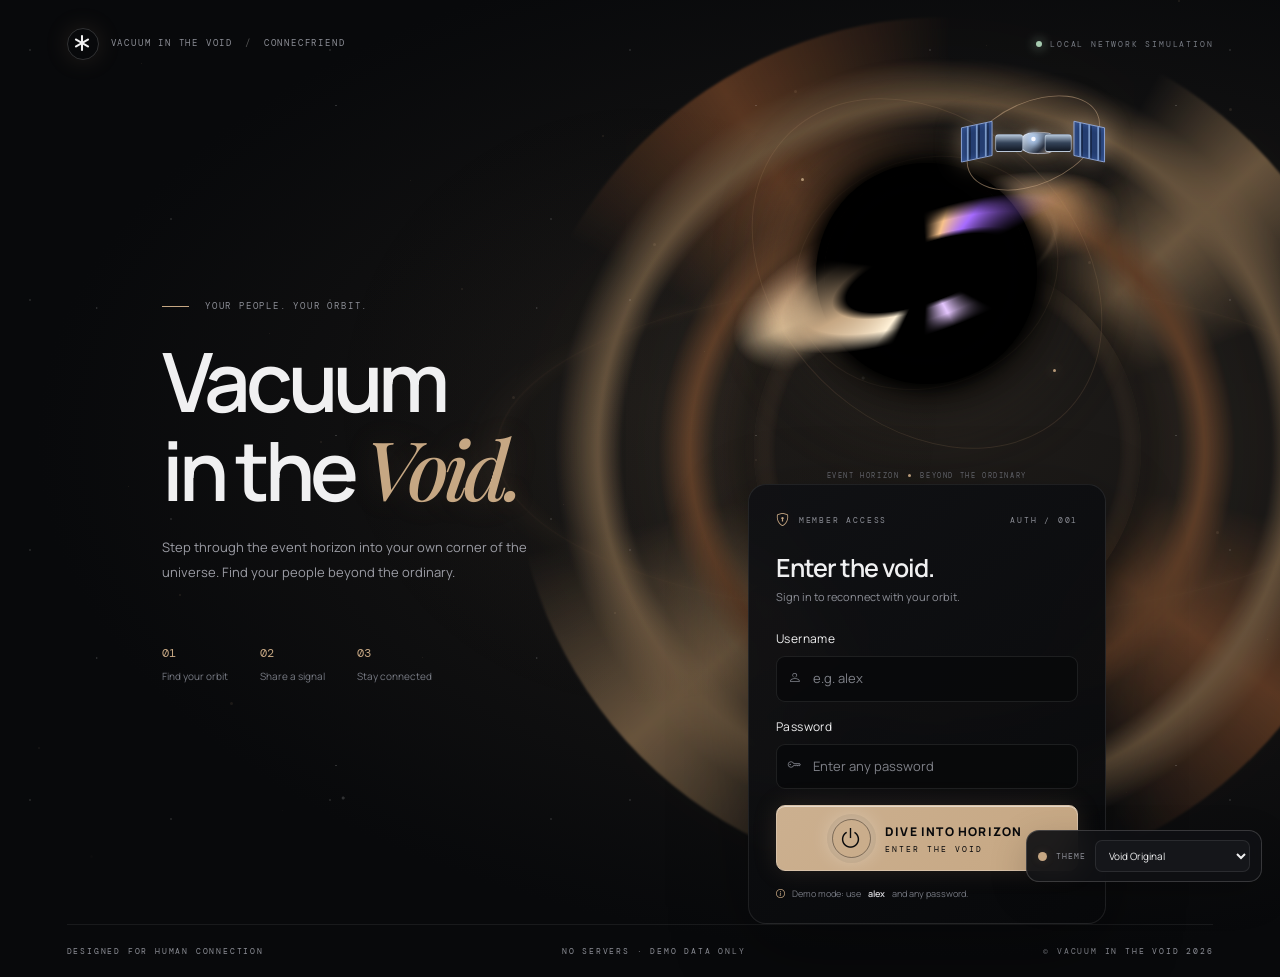
<file: Voidlink_ConnecFriend/index.html>
<!doctype html>
<html lang="en">
<head>
  <meta charset="utf-8">
  <meta name="viewport" content="width=device-width, initial-scale=1">
  <meta name="theme-color" content="#08090b">
  <title>Vacuum in the Void — ConnecFriend</title>
  <link href="https://cdn.jsdelivr.net/npm/bootstrap@5.3.3/dist/css/bootstrap.min.css" rel="stylesheet">
  <link href="https://cdn.jsdelivr.net/npm/bootstrap-icons@1.11.3/font/bootstrap-icons.min.css" rel="stylesheet">
  <link href="css/theme.css" rel="stylesheet">
</head>
<body class="entry-page">
  <div class="space-noise" aria-hidden="true"></div>
  <main class="entry-shell container-fluid">
    <div class="entry-topline"><span class="brand-mark"><i class="bi bi-asterisk"></i></span> VACUUM IN THE VOID <span class="topline-divider">/</span> CONNECFRIEND <span class="ms-auto status-pill"><span></span> LOCAL NETWORK SIMULATION</span></div>
    <div class="row align-items-center justify-content-center entry-grid">
      <section class="col-lg-6 entry-copy">
        <p class="eyebrow"><span class="eyebrow-line"></span> YOUR PEOPLE. YOUR ORBIT.</p>
        <h1>Vacuum<br>in the <em>Void.</em></h1>
        <p class="entry-subtitle">Step through the event horizon into your own corner of the universe. Find your people beyond the ordinary.</p>
        <div class="entry-stat-row">
          <div><strong>01</strong><span>Find your orbit</span></div>
          <div><strong>02</strong><span>Share a signal</span></div>
          <div><strong>03</strong><span>Stay connected</span></div>
        </div>
      </section>
      <section class="col-lg-5 col-xl-4">
        <div class="blackhole-stage" aria-label="Animated black hole illustration">
          <div class="star-drift star-drift-one"></div><div class="star-drift star-drift-two"></div>
          <div class="orbit orbit-one"></div><div class="orbit orbit-two"></div>
          <div class="accretion accretion-back"></div>
          <div class="event-horizon"><div class="horizon-core"></div></div>
          <div class="accretion accretion-front"></div>
          <div class="hole-caption"><span>EVENT HORIZON</span><i></i><span>BEYOND THE ORDINARY</span></div>
        </div>
        <form id="login-form" class="glass-panel login-panel">
          <div class="panel-kicker"><i class="bi bi-shield-lock"></i> MEMBER ACCESS <span class="ms-auto">AUTH / 001</span></div>
          <h2>Enter the void.</h2>
          <p class="muted-copy">Sign in to reconnect with your orbit.</p>
          <label class="form-label" for="username">Username</label>
          <div class="input-icon-wrap"><i class="bi bi-person"></i><input class="form-control void-input" id="username" name="username" autocomplete="username" placeholder="e.g. alex" required></div>
          <label class="form-label mt-3" for="password">Password</label>
          <div class="input-icon-wrap"><i class="bi bi-key"></i><input class="form-control void-input" id="password" name="password" type="password" autocomplete="current-password" placeholder="Enter any password" required></div>
          <div id="login-error" class="form-feedback" role="alert" aria-live="polite"></div>
          <button class="btn btn-void power-entry w-100 mt-3" type="submit"><span class="power-icon"><i class="bi bi-power"></i></span><span>DIVE INTO HORIZON <small>ENTER THE VOID</small></span></button>
          <div class="demo-note"><i class="bi bi-info-circle"></i> Demo mode: use <b>alex</b> and any password.</div>
        </form>
      </section>
    </div>
    <footer class="entry-footer"><span>DESIGNED FOR HUMAN CONNECTION</span><span>NO SERVERS · DEMO DATA ONLY</span><span>© VACUUM IN THE VOID 2026</span></footer>
  </main>
  <div class="transition-wipe" aria-hidden="true"><div class="wipe-blackhole"><span></span><i></i></div><span>VACUUM IN THE VOID · CROSSING EVENT HORIZON</span></div>
  <script src="js/data.js"></script><script src="js/ui.js"></script><script src="js/login.js"></script>
</body>
</html>
</file>
<file: Voidlink_ConnecFriend/css/theme.css>
@import url('https://fonts.googleapis.com/css2?family=DM+Mono:wght@400;500&family=Manrope:wght@400;500;600;700;800&family=Playfair+Display:ital,wght@1,500;1,600&display=swap');

:root{--void:#08090b;--panel:#101114;--panel-2:#15161a;--line:rgba(255,255,255,.09);--line-bright:rgba(255,255,255,.17);--text:#f0f0f1;--muted:#8c8e96;--dim:#555862;--silver:#c9cbd2;--glow:#d5c5b4;--warm:#c69d78;--accent:#c6a783;--accent-soft:#9c6746;--accent-glow:#c39b7226;--green:#a5d6b3;--danger:#f0a6a6;--radius:18px;--mono:'DM Mono',monospace;--sans:'Manrope',sans-serif}
*{box-sizing:border-box}html{scroll-behavior:smooth}body{margin:0;background:var(--void);color:var(--text);font-family:var(--sans);font-size:14px;min-height:100vh}a{color:inherit;text-decoration:none}button,input,textarea,select{font:inherit}::selection{background:#d8c2aa;color:#101010}.space-noise{position:fixed;inset:0;pointer-events:none;z-index:0;opacity:.16;background-image:radial-gradient(1px 1px at 10% 20%,#fff 50%,transparent 100%),radial-gradient(1px 1px at 80% 32%,#fff 50%,transparent 100%),radial-gradient(1px 1px at 45% 73%,#fff 50%,transparent 100%),radial-gradient(2px 2px at 66% 90%,#fff 50%,transparent 100%),radial-gradient(1px 1px at 22% 88%,#fff 50%,transparent 100%);background-size:300px 250px,420px 330px,380px 300px,520px 420px,440px 350px}.eyebrow,.rail-label,.panel-kicker,.entry-topline,.entry-footer,.cover-tag,.member-index,.rating-label{font-family:var(--mono);font-size:9px;letter-spacing:1.8px;color:var(--muted)}.muted-copy,.subtle-hint{color:var(--muted)}.muted-title{color:#666872;font-weight:400}.brand-mark{width:32px;height:32px;display:inline-grid;place-items:center;border:1px solid var(--line-bright);border-radius:50%;color:#e9d6c3;font-size:16px;box-shadow:0 0 25px #b99d781c}.btn-void{background:#e4ded7;color:#111216;border:1px solid #e4ded7;border-radius:9px;font-size:11px;font-weight:800;letter-spacing:.2px;padding:12px 16px;transition:transform .25s,box-shadow .25s,background .25s}.btn-void:hover,.btn-void:focus{background:#fff;color:#08090b;transform:translateY(-2px);box-shadow:0 7px 30px #c8b49a22}.btn-void:disabled,.btn-disabled{opacity:.42;cursor:not-allowed}.btn-quiet{background:#ffffff08;border:1px solid var(--line-bright);border-radius:9px;color:#e5e5e8;font-size:11px;padding:10px 13px}.btn-quiet:hover{background:#ffffff12;color:white}.glass-panel{background:linear-gradient(145deg,rgba(24,25,29,.92),rgba(13,14,17,.94));border:1px solid var(--line);border-radius:var(--radius);box-shadow:0 20px 70px #0002}.form-control.void-input{background:#08090b80;border:1px solid var(--line);border-radius:9px;color:var(--text);font-size:12px;padding:12px 13px;box-shadow:none}.void-input::placeholder{color:#5e6069}.void-input:focus{border-color:#c8b49a88;box-shadow:0 0 0 3px #c8b49a12}.form-label{font-size:10px;color:#c3c4c9;letter-spacing:.4px}.form-feedback{font-size:11px;min-height:0;margin-top:8px;color:var(--green)}.form-feedback:empty{display:none}.form-feedback.error{color:var(--danger)}.form-feedback.success{color:var(--green)}.transition-wipe{position:fixed;inset:0;z-index:1000;background:#07080b;display:flex;flex-direction:column;align-items:center;justify-content:center;gap:22px;opacity:0;visibility:hidden;pointer-events:none;transition:opacity .3s,visibility .3s}.transition-wipe.is-active{opacity:1;visibility:visible}.transition-wipe>span{font:10px var(--mono);letter-spacing:3px;color:#b5b5ba}.wipe-ring{width:80px;height:80px;border:1px solid #c9b9a4;border-radius:50%;box-shadow:0 0 20px #b99d7844,inset 0 0 22px #b99d7822;animation:wipePulse 1.2s ease-in-out infinite alternate}.page-ready .main-canvas{animation:pageReveal .65s cubic-bezier(.2,.75,.25,1) both}@keyframes pageReveal{from{opacity:0;transform:translateY(12px);filter:blur(4px)}to{opacity:1;transform:none;filter:blur(0)}}@keyframes wipePulse{to{transform:scale(1.35);box-shadow:0 0 55px #b99d7866,inset 0 0 35px #b99d7844}}@keyframes spin{to{transform:rotate(360deg)}}@keyframes counterSpin{to{transform:rotate(-360deg)}}@keyframes float{0%,100%{transform:translateY(0)}50%{transform:translateY(-9px)}}@keyframes shimmer{0%{background-position:0 0}100%{background-position:100% 0}}

/* Entrance and animated event horizon */
.entry-page{overflow-x:hidden;background:radial-gradient(ellipse at 75% 45%,#202024 0,#0d0e11 30%,#08090b 70%)}.entry-shell{position:relative;z-index:1;min-height:100vh;padding:28px clamp(22px,5.2vw,84px) 20px;display:flex;flex-direction:column}.entry-topline{display:flex;align-items:center;gap:12px;color:#d0d0d4}.topline-divider{color:#555}.status-pill{font-size:8px;color:#777b83;display:flex;align-items:center;gap:8px}.status-pill span,.live-indicator i,.pulse-dot{width:6px;height:6px;background:#a6cbb0;border-radius:50%;box-shadow:0 0 12px #a6cbb0;display:inline-block}.entry-grid{flex:1;min-height:650px;max-width:1440px;margin:0 auto;width:100%;gap:0}.entry-copy{padding:30px clamp(10px,4vw,60px) 30px 0;position:relative;z-index:2}.eyebrow-line{display:inline-block;width:27px;height:1px;background:#c7a98a;vertical-align:middle;margin-right:9px}.entry-copy h1{font-size:clamp(44px,6.4vw,86px);line-height:1.05;letter-spacing:-5px;font-weight:600;margin:25px 0 22px}.entry-copy h1 em,.welcome-banner h2 em,.connections-banner h2 em{font-family:'Playfair Display',serif;color:#d0b99e;font-weight:500}.entry-subtitle{max-width:390px;color:#9b9ca4;line-height:1.9;font-size:13px}.entry-stat-row{display:flex;gap:32px;margin-top:60px}.entry-stat-row div{display:flex;flex-direction:column;gap:8px}.entry-stat-row strong{font:12px var(--mono);color:#d4c0a8}.entry-stat-row span{font-size:10px;color:#777a83}.blackhole-stage{height:300px;position:relative;display:grid;place-items:center;margin:-2px auto -4px;max-width:420px;isolation:isolate}.blackhole-stage:before{content:"";position:absolute;width:90%;height:70%;border-radius:50%;background:radial-gradient(ellipse,#8b674a15 0,#10111400 70%);filter:blur(20px)}.event-horizon{width:clamp(115px,15vw,175px);aspect-ratio:1;border-radius:50%;position:absolute;background:#020203;z-index:3;box-shadow:0 0 0 2px #09090a,0 0 20px 5px #000,0 0 48px 8px #c39b7226,inset 0 0 28px #000;display:grid;place-items:center}.horizon-core{width:80%;height:80%;border-radius:50%;background:radial-gradient(circle at 35% 30%,#080809,#000 60%);box-shadow:inset 0 0 35px #000}.accretion{position:absolute;width:95%;height:34%;border-radius:50%;border:9px solid transparent;transform:rotate(-19deg) skewX(-18deg);filter:blur(.3px);z-index:2}.accretion-back{border-top-color:#e4c4a1;border-bottom-color:#9c6746;box-shadow:0 -3px 18px #e2b78d66,0 5px 19px #9e684966;animation:spin 11s linear infinite}.accretion-front{width:90%;height:29%;border-top:3px solid #f3dfc5;border-bottom:5px solid #bd8b61;box-shadow:0 0 16px #c7a27d99;animation:counterSpin 8s linear infinite;z-index:4}.orbit{position:absolute;border:1px solid #bfa17d24;border-radius:50%;width:75%;height:53%;transform:rotate(-22deg)}.orbit-one{animation:spin 30s linear infinite}.orbit-two{width:110%;height:70%;border-color:#c4c4ce0d;transform:rotate(45deg);animation:counterSpin 40s linear infinite}.star-drift{position:absolute;width:3px;height:3px;border-radius:50%;background:#e8d6c1;box-shadow:0 0 12px #e8d6c1;animation:float 5s ease-in-out infinite}.star-drift-one{left:15%;top:28%}.star-drift-two{right:14%;bottom:27%;animation-delay:1.4s}.hole-caption{position:absolute;bottom:8px;left:0;right:0;display:flex;justify-content:center;align-items:center;gap:9px;font:7px var(--mono);letter-spacing:1.6px;color:#686a71}.hole-caption i{width:3px;height:3px;background:#b99978;border-radius:50%}.login-panel{padding:25px 27px 22px;position:relative;z-index:5;backdrop-filter:blur(14px);box-shadow:0 25px 80px #0005}.panel-kicker{display:flex;align-items:center;gap:8px;font-size:8px}.panel-kicker i{color:#c6a783;font-size:13px}.login-panel h2{font-size:25px;font-weight:600;letter-spacing:-1px;margin:23px 0 6px}.login-panel .muted-copy{font-size:11px;margin-bottom:22px}.input-icon-wrap{position:relative}.input-icon-wrap>i{position:absolute;left:12px;top:12px;color:#797b83;font-size:13px}.input-icon-wrap .void-input{padding-left:36px}.demo-note{font-size:9px;color:#777a83;margin-top:16px;display:flex;gap:7px;align-items:center}.demo-note i{color:#c2a17d}.demo-note b{color:#d8d8dc;font-weight:600}.entry-footer{display:flex;justify-content:space-between;gap:16px;padding-top:20px;border-top:1px solid #ffffff12;font-size:8px;color:#5e6068}

/* Main application shell */
.app-page{background:radial-gradient(ellipse at 90% 0,#1a1a1f 0,#0b0c0f 40%,#08090b 80%);overflow-x:hidden}.app-frame{position:relative;z-index:1;display:grid;grid-template-columns:230px minmax(0,1fr);min-height:100vh;max-width:1800px;margin:0 auto}.side-rail{position:sticky;top:0;height:100vh;padding:30px 19px 18px;border-right:1px solid var(--line);display:flex;flex-direction:column;background:#090a0cbd;backdrop-filter:blur(20px);z-index:4}.brand-lockup{display:flex;align-items:center;gap:10px;color:#f2f1f0;font-size:13px;font-weight:800;letter-spacing:2px}.brand-lockup>span:last-child>span{color:#8e9098}.brand-lockup small{display:block;font:8px var(--mono);letter-spacing:1.4px;color:#747781;margin-top:3px}.rail-label{margin:58px 0 15px 9px;font-size:8px}.rail-nav{display:grid;gap:6px}.rail-nav a{display:flex;align-items:center;gap:12px;padding:12px 11px;border-radius:9px;color:#858791;font-size:11px;transition:background .2s,color .2s}.rail-nav a i{font-size:16px}.rail-nav a:hover,.rail-nav a.active{background:#ffffff09;color:#f0f0f2}.rail-nav a.active{box-shadow:inset 2px 0 #cbb194}.rail-nav a.active i{color:#d6bda0}.nav-count{margin-left:auto;background:#ffffff12;border-radius:5px;padding:3px 6px;font:9px var(--mono)}.rail-bottom{margin-top:auto}.orbit-mini{height:55px;position:relative;width:60px;margin:0 0 15px 3px}.orbit-mini:before,.orbit-mini:after{content:"";position:absolute;inset:9px 0;border:1px solid #c9ac8b4a;border-radius:50%;transform:rotate(30deg)}.orbit-mini:after{transform:rotate(-35deg)}.orbit-mini span{position:absolute;width:4px;height:4px;border-radius:50%;background:#d6b99a;left:28px;top:25px;box-shadow:0 0 10px #d6b99a}.orbit-mini span:nth-child(2){left:6px;top:14px}.orbit-mini span:nth-child(3){left:47px;top:35px}.rail-bottom>p{font:8px/1.9 var(--mono);letter-spacing:.6px;color:#686a73}.rail-bottom>p b{color:#9a9ca3;font-weight:400}.rail-user{display:flex;align-items:center;gap:9px;padding-top:15px;margin-top:15px;border-top:1px solid var(--line)}.rail-user img,.avatar-link img{width:31px;height:31px;border-radius:50%;object-fit:cover;border:1px solid #ffffff25}.rail-user span{display:grid;gap:3px;min-width:0}.rail-user b{font-size:10px;font-weight:600}.rail-user small{font-size:9px;color:#777a83}.rail-user>i{margin-left:auto;color:#666}.main-canvas{min-width:0;padding:31px clamp(20px,3.4vw,52px) 18px}.topbar{display:flex;align-items:center;justify-content:space-between;gap:18px;margin-bottom:27px}.topbar h1{font-size:24px;letter-spacing:-1px;font-weight:600;margin:8px 0 0}.topbar .eyebrow{font-size:8px}.top-actions{display:flex;align-items:center;gap:16px}.live-indicator{font:8px var(--mono);letter-spacing:.8px;color:#9698a0;display:flex;align-items:center;gap:8px}.live-indicator i{width:5px;height:5px}.icon-button{width:34px;height:34px;border:1px solid var(--line);border-radius:10px;display:grid;place-items:center;color:#b4b5bb;background:#ffffff04}.icon-button:hover{color:#fff;background:#ffffff0c}.welcome-banner{min-height:170px;border:1px solid #c6a7831e;border-radius:17px;background:linear-gradient(100deg,#171719 0%,#19191c 48%,#111114 100%);padding:27px 31px;position:relative;overflow:hidden;display:flex;align-items:center;justify-content:space-between}.welcome-banner:after{content:"";position:absolute;inset:0;background:linear-gradient(110deg,transparent 40%,#c8a78309 65%,transparent 100%);background-size:200% 100%;animation:shimmer 9s linear infinite}.welcome-banner h2{font-size:clamp(22px,2.7vw,33px);letter-spacing:-1.5px;margin:12px 0 8px;position:relative;z-index:1}.welcome-banner p{font-size:11px;color:#93959d;margin:0;position:relative;z-index:1}.welcome-orb{width:140px;height:140px;position:absolute;right:10%;top:15px;border-radius:50%;border:1px solid #c9a57d25;display:grid;place-items:center;transform:rotate(-20deg)}.welcome-orb:before,.welcome-orb:after{content:"";position:absolute;width:160px;height:55px;border:1px solid #c8a78342;border-radius:50%;transform:rotate(30deg)}.welcome-orb:after{transform:rotate(-40deg);width:190px;height:60px;border-color:#c8a78320}.welcome-orb div{width:60px;height:60px;background:#020203;border-radius:50%;box-shadow:0 0 22px #c49c703b,0 0 0 6px #c49c7009}.banner-coordinate{position:absolute;right:20px;bottom:13px;font:7px var(--mono);letter-spacing:1px;color:#5d5e66}.content-grid{display:grid;grid-template-columns:minmax(0,1fr) 260px;gap:22px;margin-top:29px}.feed-column,.right-column{min-width:0}.section-heading{display:flex;align-items:end;justify-content:space-between;gap:12px;margin-bottom:17px}.section-heading h2{font-size:17px;font-weight:600;letter-spacing:-.5px;margin:7px 0 0}.section-heading .eyebrow{font-size:8px}.sort-label{font:8px var(--mono);color:#777a83;display:flex;align-items:center;gap:7px}.sort-label i{font-size:13px}.composer{padding:17px 18px;margin-bottom:15px}.composer-top{display:flex;align-items:flex-start;gap:12px}.composer-top>img{width:35px;height:35px;object-fit:cover;border-radius:50%}.composer-top textarea{resize:vertical;min-height:65px;border:0!important;background:transparent!important;padding:7px 0!important}.composer-top textarea:focus{box-shadow:none!important}.composer-bottom{display:flex;align-items:center;justify-content:space-between;gap:12px;padding-top:13px;border-top:1px solid var(--line);margin-top:12px}.composer-tools{display:flex;align-items:center;gap:17px;color:#858791;font-size:9px}.composer-tools span{display:flex;align-items:center;gap:6px}.composer-tools i{color:#bfa17d}.audience-select select{background:#141518;border:0;color:#aaa;font-size:9px;max-width:105px;outline:none}.btn-sm.btn-void{padding:9px 13px;font-size:10px}.selected-friends{display:flex;gap:9px;align-items:center;flex-wrap:wrap;margin:12px 0 0 46px;color:#777;font-size:10px}.selected-friends label{display:flex;align-items:center;gap:4px;color:#b4b4ba}.selected-friends input{accent-color:#d5c5b4}.feed-list{display:grid;gap:14px}.post-card{padding:19px 19px 0;overflow:hidden;animation:pageReveal .5s both}.post-head{display:flex;align-items:center;gap:10px}.post-avatar{width:38px;height:38px;object-fit:cover;border-radius:50%;border:1px solid #ffffff20}.post-author{display:grid;gap:4px;min-width:0}.post-author b{font-size:11px;font-weight:700}.post-author span{font-size:9px;color:#7e8088}.post-author span i{color:#c2a27e}.post-menu{margin-left:auto;background:none;border:0;color:#777982}.post-text{font-size:11px;line-height:1.9;color:#c1c2c8;margin:17px 0}.post-image{display:block;width:100%;max-height:300px;object-fit:cover;border-radius:11px;margin:0 0 14px;border:1px solid #ffffff10}.post-meta{display:flex;justify-content:space-between;gap:8px;flex-wrap:wrap;padding:11px 0;border-bottom:1px solid var(--line);font-size:8px;color:#747781}.post-meta span{display:flex;align-items:center;gap:6px}.post-meta i{color:#bca07f}.post-actions{display:flex;gap:18px;align-items:center;padding:13px 0}.reaction-btn,.reaction-share{display:flex;align-items:center;gap:7px;background:none;border:0;padding:0;color:#858791;font-size:10px;transition:color .2s}.reaction-btn:hover,.reaction-btn.chosen{color:#e3c5a1}.reaction-btn.dislike-chosen{color:#e4a9a9}.reaction-btn span{font:9px var(--mono);color:#b2b3b9}.reaction-share{margin-left:auto}.reaction-share:hover{color:white}.widget-heading{display:flex;justify-content:space-between;color:#c4a583}.widget-heading .eyebrow{font-size:8px}.constellation-count{display:flex;align-items:baseline;gap:9px;margin:19px 0 15px}.constellation-count strong{font-size:37px;letter-spacing:-2px;font-weight:500}.constellation-count span{font-size:9px;color:#858791}.mini-friends{display:flex;align-items:center;margin-bottom:19px}.mini-friends img,.mini-friends a{width:31px;height:31px;object-fit:cover;border-radius:50%;border:2px solid #141519;margin-right:-7px}.mini-friends a{display:grid;place-items:center;background:#292a2f;color:#d8c6b1;font-size:14px}.side-widget{padding:18px;margin-bottom:14px}.text-link{font-size:10px;color:#c9b39a;display:inline-flex;align-items:center;gap:8px}.text-link:hover{color:#fff}.quote-card{position:relative;overflow:hidden;padding:23px 20px 18px;border:1px solid #bba08122;border-radius:var(--radius);background:linear-gradient(145deg,#1b1918,#111113);margin-bottom:14px}.quote-symbol{font:50px Georgia;color:#b99a79;line-height:.8}.quote-card p{font-family:'Playfair Display',serif;font-size:19px;line-height:1.45;color:#d8d1c9;margin:12px 0 18px}.quote-card>span{font:7px var(--mono);letter-spacing:1px;color:#777}.quote-stars{margin-top:25px;color:#b99a79;font-size:11px;letter-spacing:2px}.activity-widget{padding:17px}.activity-widget>.eyebrow{font-size:8px}.pulse-line{display:flex;align-items:center;gap:8px;margin:16px 0 10px;font-size:9px;color:#b7b8bd}.pulse-line b{margin-left:auto;font:8px var(--mono);color:#9ac5a4}.activity-widget p{font-size:9px;line-height:1.7;color:#747781;margin:0}.app-footer{display:flex;align-items:center;justify-content:space-between;gap:14px;border-top:1px solid var(--line);margin-top:30px;padding-top:17px;font:8px var(--mono);letter-spacing:.7px;color:#62656e}.app-footer a{color:#a6a7ad;white-space:nowrap}.app-footer a:hover{color:white}

/* Profile */
.profile-hero{overflow:hidden}.profile-cover{height:175px;position:relative;overflow:hidden;background:radial-gradient(ellipse at 75% 60%,#38302b,#181719 38%,#0d0e11 78%)}.cover-grid{position:absolute;inset:0;opacity:.18;background-image:linear-gradient(#c8b8a522 1px,transparent 1px),linear-gradient(90deg,#c8b8a522 1px,transparent 1px);background-size:30px 30px;mask-image:linear-gradient(90deg,transparent,#000)}.cover-orb{position:absolute;right:18%;top:-55px;width:230px;height:230px;border-radius:50%;background:#030304;box-shadow:0 0 0 3px #d5b99b12,0 0 0 12px #c8a78309,0 0 35px #b89a7933}.cover-orb:after{content:"";position:absolute;left:-35px;top:75px;width:300px;height:80px;border:5px solid #c7a27d66;border-left-color:#ebd7bd;border-right-color:#8e6a4d;border-radius:50%;transform:rotate(-18deg);box-shadow:0 0 22px #c7a27d44}.cover-tag{position:absolute;right:22px;bottom:17px;font-size:7px}.profile-identity{display:flex;align-items:center;gap:17px;padding:0 26px;margin-top:-37px;position:relative}.profile-avatar{width:86px;height:86px;object-fit:cover;border-radius:50%;border:4px solid #141518;box-shadow:0 5px 22px #0008}.profile-name{padding-top:33px}.profile-name .eyebrow{font-size:8px}.profile-name h2{font-size:22px;letter-spacing:-.8px;margin:5px 0}.profile-name p{font-size:10px;color:#92949b;margin:0}.profile-name p i{color:#c4a483}.dot-separator{margin:0 8px;color:#666}.profile-bio{padding:21px 28px 20px 129px}.profile-bio p{font-size:11px;line-height:1.8;color:#b6b7bd;max-width:700px}.profile-tags{display:flex;gap:7px;flex-wrap:wrap}.profile-tags span{font:8px var(--mono);color:#c8ad8e;border:1px solid #bba08128;border-radius:30px;padding:6px 10px}.profile-metrics{display:flex;gap:0;border-top:1px solid var(--line);padding:17px 27px}.profile-metrics div{display:grid;gap:4px;padding:0 26px;border-right:1px solid var(--line)}.profile-metrics div:first-child{padding-left:0}.profile-metrics div:last-child{border:0}.profile-metrics strong{font-size:20px;font-weight:500}.profile-metrics span{font-size:9px;color:#858791}.profile-friends-heading{margin-top:32px}.subtle-hint{font-size:10px;margin:-6px 0 17px}.friend-grid{display:grid;grid-template-columns:repeat(3,minmax(0,1fr));gap:14px}.friend-card{padding:18px;text-align:center;position:relative;overflow:hidden}.friend-card-top{position:relative;display:inline-block}.friend-card-top img{width:68px;height:68px;border-radius:50%;object-fit:cover;border:2px solid #ffffff1c;padding:3px}.online-dot{position:absolute;bottom:5px;right:4px;width:10px;height:10px;border-radius:50%;background:#666;border:2px solid #151619}.online-dot.is-online{background:#9ac5a4;box-shadow:0 0 8px #9ac5a455}.friend-card h3{font-size:12px;margin:12px 0 5px}.friend-card>p{font-size:9px;color:#858791;margin:0}.rating-current{margin:15px 0 16px;min-height:17px;color:#d0b79a;font-size:10px}.rating-label{display:block;font-size:7px;text-align:left;margin-bottom:6px}.rating-select{background-color:#0b0c0e;color:#c3c4ca;border:1px solid var(--line);font-size:10px;padding:9px 10px;box-shadow:none}.rating-select:focus{background-color:#0b0c0e;color:white;border-color:#c8a78377;box-shadow:0 0 0 3px #c8a78310}.friend-message-link{margin-top:14px}

/* Connections */
.connections-banner{min-height:190px;border:1px solid #c6a78322;border-radius:17px;padding:28px 32px;position:relative;overflow:hidden;background:linear-gradient(110deg,#171719,#111114)}.connections-banner h2{font-size:clamp(27px,3vw,38px);line-height:1.2;letter-spacing:-1.5px;margin:12px 0}.connections-banner p{font-size:11px;color:#93959d;max-width:350px}.banner-constellation{position:absolute;right:8%;top:8%;width:190px;height:160px}.banner-constellation:before,.banner-constellation:after{content:"";position:absolute;inset:20px 0;border:1px solid #c6a7833a;border-radius:50%;transform:rotate(40deg)}.banner-constellation:after{transform:rotate(-35deg);inset:0 25px}.banner-constellation span{position:absolute;width:5px;height:5px;background:#dfc4a1;border-radius:50%;box-shadow:0 0 15px #dfc4a1}.banner-constellation span:nth-child(1){left:17px;top:40px}.banner-constellation span:nth-child(2){right:25px;top:25px}.banner-constellation span:nth-child(3){left:75px;bottom:10px}.banner-constellation span:nth-child(4){right:8px;bottom:45px}.banner-constellation span:nth-child(5){left:90px;top:70px}.banner-constellation i{position:absolute;left:70px;top:50px;width:55px;height:55px;border-radius:50%;background:#030304;box-shadow:0 0 0 5px #c6a7830b,0 0 20px #c6a78322}.search-box,.message-search{display:flex;align-items:center;gap:8px;background:#ffffff05;border:1px solid var(--line);border-radius:9px;padding:0 11px;color:#777}.search-box input,.message-search input{background:transparent;border:0;outline:0;color:#eee;font-size:10px;padding:10px 0;width:150px}.search-box input::placeholder,.message-search input::placeholder{color:#666}.member-grid{display:grid;grid-template-columns:repeat(3,minmax(0,1fr));gap:15px}.member-card{overflow:hidden;transition:transform .25s,border-color .25s}.member-card:hover{transform:translateY(-4px);border-color:#c8a7833a}.member-card-art{height:75px;background:radial-gradient(ellipse at 50% 100%,#3b3027,#171719 58%,#111114);position:relative;overflow:hidden}.member-card-art:after{content:"";position:absolute;inset:0;background:linear-gradient(125deg,transparent 30%,#ffffff06 50%,transparent 65%)}.member-orbit{position:absolute;width:110px;height:40px;left:calc(50% - 55px);top:30px;border:1px solid #c9a7834c;border-radius:50%;transform:rotate(-25deg)}.member-orbit:after{content:"";position:absolute;width:26px;height:26px;border-radius:50%;background:#050506;left:42px;top:6px;box-shadow:0 0 12px #c9a78344}.member-index{position:absolute;top:12px;left:13px;font-size:7px;color:#8a8178}.member-card-body{padding:0 15px 15px;text-align:center}.member-avatar{width:66px;height:66px;border-radius:50%;object-fit:cover;border:3px solid #17181b;margin-top:-33px;position:relative;z-index:2}.member-online{font:7px var(--mono);letter-spacing:.8px;color:#777a83;margin-top:8px}.member-online.is-online{color:#9ac5a4}.member-card h3{font-size:12px;margin:10px 0 4px}.member-role{font-size:9px;color:#b9a087;margin-bottom:10px}.member-bio{font-size:9px;line-height:1.7;color:#82848d;min-height:45px}.member-card-actions{display:flex;align-items:center;justify-content:center;gap:8px;margin-top:14px}.member-message{display:grid;place-items:center;width:31px;height:31px;border:1px solid var(--line);border-radius:8px;color:#aaa}.member-message:hover{color:white;background:#ffffff0a}.notice-line{font-size:10px;color:var(--green);margin:-3px 0 12px}.notice-line:empty{display:none}.ignored-note{display:flex;align-items:flex-start;gap:15px;padding:16px 19px;margin-top:18px}.ignored-note>i{font-size:20px;color:#c4a583}.ignored-note b{font-size:11px}.ignored-note p{font-size:10px;line-height:1.7;color:#858791;margin:5px 0 0}.empty-state{text-align:center;padding:50px 15px;color:#858791;grid-column:1/-1}.empty-state>i{font-size:30px;color:#c4a583}.empty-state h3{font-size:15px;color:#ddd;margin-top:12px}.empty-state p{font-size:11px}

/* Private messages */
.messages-layout{display:grid;grid-template-columns:290px minmax(0,1fr);min-height:620px;overflow:hidden}.conversation-sidebar{border-right:1px solid var(--line);padding:20px 14px 12px;display:flex;flex-direction:column;min-width:0}.conversation-title{display:flex;align-items:center;justify-content:space-between;padding:0 5px 16px}.conversation-title h2{font-size:16px;margin:6px 0 0}.conversation-title>i{color:#bfa17d;font-size:16px}.message-search{margin-bottom:13px}.message-search input{width:100%;min-width:0}.conversation-list{display:grid;gap:4px;overflow-y:auto}.conversation-item{display:flex;align-items:center;gap:10px;text-align:left;background:transparent;border:1px solid transparent;border-radius:9px;padding:10px 8px;color:#ddd;min-width:0}.conversation-item:hover,.conversation-item.active{background:#ffffff08;border-color:#ffffff08}.conversation-item.active{box-shadow:inset 2px 0 #c6a783}.conversation-item img{width:34px;height:34px;object-fit:cover;border-radius:50%}.conversation-person{display:grid;gap:5px;min-width:0;flex:1}.conversation-person b{font-size:10px;font-weight:600}.conversation-person small{font-size:9px;color:#777a83;white-space:nowrap;overflow:hidden;text-overflow:ellipsis;max-width:160px}.conversation-status{width:6px;height:6px;border-radius:50%;background:#5d5f66;flex-shrink:0}.conversation-status.online{background:#9ac5a4;box-shadow:0 0 8px #9ac5a444}.local-only{font:8px var(--mono);color:#686a73;margin:15px 5px 0}.chat-panel{display:flex;flex-direction:column;min-width:0;min-height:620px}.chat-header{display:flex;align-items:center;gap:12px;padding:20px;border-bottom:1px solid var(--line);min-height:80px}.chat-avatar{width:38px;height:38px;border-radius:50%;object-fit:cover}.chat-header h2{font-size:12px;margin:0 0 5px}.chat-header p{font-size:9px;color:#81838b;margin:0;display:flex;align-items:center;gap:6px}.chat-lock{font:8px var(--mono);color:#8a8c94;letter-spacing:.6px}.empty-chat-icon{width:39px;height:39px;border:1px solid #c6a78330;border-radius:50%;display:grid;place-items:center;color:#c8ad8e;font-size:15px}.chat-history{padding:20px;display:flex;flex-direction:column;gap:14px;flex:1;overflow-y:auto;min-height:380px;max-height:520px}.chat-empty{margin:auto;text-align:center;max-width:280px;color:#83858d}.chat-empty .empty-chat-icon{margin:0 auto 15px;width:50px;height:50px;font-size:19px}.chat-empty h3{font-size:13px;color:#d7d7dc}.chat-empty p{font-size:10px;line-height:1.7}.message-row{display:flex;justify-content:flex-start}.message-row.mine{justify-content:flex-end}.message-bubble{max-width:min(78%,420px);background:#ffffff08;border:1px solid var(--line);border-radius:13px 13px 13px 3px;padding:11px 13px;font-size:11px;line-height:1.7;color:#d7d7dc;overflow-wrap:anywhere}.message-row.mine .message-bubble{background:#c6a78318;border-color:#c6a78325;border-radius:13px 13px 3px 13px}.message-bubble small{display:block;margin-top:6px;font:8px var(--mono);color:#797b83}.message-compose{display:flex;align-items:center;gap:10px;padding:14px 16px;border-top:1px solid var(--line)}.message-compose .void-input{flex:1}.send-button{width:39px;height:39px;border-radius:10px;border:0;background:#ded4c8;color:#171719;font-size:16px}.send-button:disabled{opacity:.35;cursor:not-allowed}.send-button:not(:disabled):hover{background:white}.chat-panel>.form-feedback{margin:0 16px 12px}

/* Responsive and motion accessibility */
@media(min-width:1500px){.content-grid{grid-template-columns:minmax(0,1fr) 290px}.main-canvas{padding-left:55px;padding-right:55px}}
@media(max-width:1100px){.app-frame{grid-template-columns:195px minmax(0,1fr)}.side-rail{padding-left:14px;padding-right:14px}.content-grid{grid-template-columns:minmax(0,1fr)}.right-column{display:grid;grid-template-columns:repeat(3,minmax(0,1fr));gap:12px}.side-widget,.quote-card{margin:0}.activity-widget{align-self:start}.member-grid{grid-template-columns:repeat(2,minmax(0,1fr))}.entry-copy h1{letter-spacing:-3px}.entry-stat-row{gap:17px}}
@media(max-width:760px){.entry-shell{padding:20px 18px 15px}.entry-grid{min-height:auto;padding:45px 0 35px}.entry-copy{padding:10px 5px 25px}.entry-copy h1{font-size:54px;letter-spacing:-3px;margin:18px 0}.entry-subtitle{font-size:12px}.entry-stat-row{margin-top:25px}.blackhole-stage{height:245px;max-width:360px}.login-panel{max-width:430px;margin:0 auto}.entry-footer{flex-wrap:wrap;font-size:7px}.entry-footer span:nth-child(2){display:none}.status-pill{font-size:7px}.app-frame{display:block}.side-rail{position:sticky;top:0;width:100%;height:auto;padding:10px 15px;border-right:0;border-bottom:1px solid var(--line);flex-direction:row;align-items:center;justify-content:space-between}.brand-mark{width:29px;height:29px}.brand-lockup{font-size:11px}.rail-label,.rail-bottom{display:none}.rail-nav{display:flex;gap:2px}.rail-nav a{padding:9px;font-size:0;gap:0}.rail-nav a i{font-size:17px}.rail-nav .nav-count{font-size:7px;padding:2px 4px;margin-left:-2px;margin-top:-14px}.main-canvas{padding:22px 16px 17px}.topbar{margin-bottom:20px}.topbar h1{font-size:21px}.live-indicator{display:none}.welcome-banner{padding:23px 20px;min-height:155px}.welcome-orb{right:-25px;opacity:.65}.welcome-banner h2{font-size:25px;max-width:75%}.welcome-banner p{max-width:68%;line-height:1.7}.banner-coordinate{font-size:6px}.content-grid{margin-top:23px}.right-column{grid-template-columns:1fr}.quote-card{display:none}.section-heading h2{font-size:16px}.sort-label{font-size:7px}.composer{padding:13px}.composer-tools{gap:9px}.composer-tools>span:first-child{display:none}.post-card{padding:15px 14px 0}.post-actions{gap:13px}.profile-cover{height:135px}.profile-identity{padding:0 16px;gap:11px;flex-wrap:wrap}.profile-avatar{width:70px;height:70px}.profile-name{padding-top:29px}.profile-name h2{font-size:17px}.profile-name p{font-size:8px}.profile-identity .btn{margin-left:auto!important;padding:8px;font-size:9px}.profile-bio{padding:17px 17px 15px}.profile-metrics{padding:14px 17px}.profile-metrics div{padding:0 15px}.profile-metrics strong{font-size:17px}.profile-metrics span{font-size:8px}.friend-grid{grid-template-columns:repeat(2,minmax(0,1fr))}.friend-card{padding:13px}.connections-banner{padding:24px 21px;min-height:180px}.connections-banner h2{font-size:30px}.connections-banner p{max-width:240px}.banner-constellation{right:-40px;opacity:.6}.search-box input{width:110px}.member-grid{grid-template-columns:repeat(2,minmax(0,1fr));gap:10px}.member-card-body{padding:0 10px 12px}.member-bio{min-height:60px}.member-card-actions .btn{font-size:9px;padding:8px}.messages-layout{grid-template-columns:1fr;min-height:auto}.conversation-sidebar{border-right:0;border-bottom:1px solid var(--line);padding:14px}.conversation-list{display:flex;overflow-x:auto;padding-bottom:6px}.conversation-item{min-width:150px;max-width:190px}.conversation-person small{max-width:100px}.local-only{display:none}.chat-panel{min-height:480px}.chat-history{min-height:300px;max-height:420px}.app-footer{font-size:7px;flex-wrap:wrap}.app-footer span:nth-child(2){display:none}}
@media(max-width:420px){.entry-topline{font-size:8px;gap:7px}.status-pill{display:none}.entry-copy h1{font-size:46px}.entry-stat-row{gap:14px}.entry-stat-row span{font-size:8px}.entry-footer{letter-spacing:.4px}.top-actions{gap:8px}.topbar h1{font-size:19px}.muted-title{font-size:12px}.sort-label{max-width:90px;line-height:1.5}.member-grid{grid-template-columns:1fr}.member-bio{min-height:0}.friend-grid{grid-template-columns:1fr 1fr}.profile-name p{max-width:200px;line-height:1.7}.profile-identity .btn{width:100%;margin:0!important}.profile-identity{padding-bottom:0}.profile-metrics div{padding:0 10px}.profile-metrics span{max-width:70px}.app-footer span:first-child{max-width:120px}}
@media(prefers-reduced-motion:reduce){*,*::before,*::after{animation-duration:.01ms!important;animation-iteration-count:1!important;scroll-behavior:auto!important;transition-duration:.01ms!important}.transition-wipe{display:none}}


/* Persistent event-horizon ambience: remains alive on every application page. */
.ambient-blackhole{position:fixed;z-index:0;right:clamp(-170px,2vw,35px);top:48%;width:clamp(220px,34vw,470px);aspect-ratio:1;transform:translateY(-50%);pointer-events:none;opacity:.16;isolation:isolate;filter:saturate(.9)}
.ambient-blackhole::before,.ambient-blackhole::after{content:"";position:absolute;inset:19%;border-radius:50%;}
.ambient-blackhole::before{background:radial-gradient(circle,#000 0 35%,transparent 36%),conic-gradient(from 0deg,transparent 0 9%,var(--accent) 14%,transparent 22% 34%,var(--accent-soft) 42%,transparent 50% 67%,var(--accent) 76%,transparent 84%);filter:blur(5px);animation:ambientOrbit 18s linear infinite;}
.ambient-blackhole::after{inset:30%;background:#020203;box-shadow:0 0 20px 8px #000,0 0 55px 12px var(--accent-glow),inset 0 0 25px #000;}
.ambient-blackhole span{position:absolute;inset:12%;border:1px solid var(--accent-glow);border-radius:50%;transform:rotateX(68deg) rotate(-18deg);animation:ambientPulse 7s ease-in-out infinite alternate;}
@keyframes ambientOrbit{to{transform:rotate(360deg)}}
@keyframes ambientPulse{from{scale:.88;opacity:.45}to{scale:1.08;opacity:1}}

/* Eight switchable palettes. The choice is saved locally by ui.js. */
body[data-theme="redish"]{--void:#100809;--panel:#1a1012;--panel-2:#241416;--text:#fff0f0;--muted:#b18b90;--dim:#75565b;--silver:#e6c6ca;--accent:#ff5a62;--accent-soft:#b5263c;--accent-glow:#ff334855;--line:rgba(255,115,130,.13);--line-bright:rgba(255,155,165,.27)}
body[data-theme="lavender"]{--void:#0d0a17;--panel:#171326;--panel-2:#211a33;--text:#f5efff;--muted:#a69abf;--dim:#6c607f;--silver:#d9cafa;--accent:#c7a8ff;--accent-soft:#8c6bd8;--accent-glow:#b58aff55;--line:rgba(205,175,255,.13);--line-bright:rgba(205,175,255,.28)}
body[data-theme="pinko"]{--void:#170a12;--panel:#24111d;--panel-2:#301727;--text:#fff0f7;--muted:#c39aaf;--dim:#7d5a6e;--silver:#ffd3e8;--accent:#ff80bd;--accent-soft:#e54e98;--accent-glow:#ff70b855;--line:rgba(255,140,195,.14);--line-bright:rgba(255,165,210,.28)}
body[data-theme="arctic"]{--void:#f2f4f7;--panel:#ffffff;--panel-2:#e8edf2;--text:#202630;--muted:#667180;--dim:#a1a9b3;--silver:#394655;--accent:#4b647b;--accent-soft:#a8c2d8;--accent-glow:#8caec833;--line:rgba(31,44,58,.13);--line-bright:rgba(31,44,58,.25)}
body[data-theme="graphite"]{--void:#17191c;--panel:#202327;--panel-2:#292d32;--text:#f0f1f2;--muted:#a1a5aa;--dim:#777d84;--silver:#d4d7da;--accent:#d1d5da;--accent-soft:#777e86;--accent-glow:#bfc5cc38;--line:rgba(235,239,244,.12);--line-bright:rgba(235,239,244,.25)}
body[data-theme="nebula"]{--void:#07101c;--panel:#0d1a2a;--panel-2:#13243a;--text:#edf6ff;--muted:#8ba9c8;--dim:#536f8d;--silver:#c6e4ff;--accent:#55c8ff;--accent-soft:#526dff;--accent-glow:#42b9ff55;--line:rgba(100,190,255,.13);--line-bright:rgba(100,190,255,.27)}
body[data-theme="emerald"]{--void:#07130f;--panel:#0e2019;--panel-2:#153027;--text:#effff7;--muted:#8db8a5;--dim:#527b68;--silver:#c6f2dd;--accent:#59e0a4;--accent-soft:#239b77;--accent-glow:#42e8a255;--line:rgba(100,235,175,.13);--line-bright:rgba(100,235,175,.27)}
body[data-theme="solar"]{--void:#171006;--panel:#24190b;--panel-2:#32220d;--text:#fff6e4;--muted:#c1a77c;--dim:#806b48;--silver:#f5d9a5;--accent:#ffbd59;--accent-soft:#dc702e;--accent-glow:#ffb34255;--line:rgba(255,195,100,.14);--line-bright:rgba(255,205,120,.28)}
body[data-theme="aurora"]{--void:#071416;--panel:#0d2022;--panel-2:#143033;--text:#efffff;--muted:#91b7b8;--dim:#557d7e;--silver:#c6f4ef;--accent:#5be4d0;--accent-soft:#5e9bff;--accent-glow:#54e7d155;--line:rgba(100,240,220,.13);--line-bright:rgba(100,240,220,.27)}

/* Shared theme accents */
body{background-color:var(--void);color:var(--text)}
.app-page{background:radial-gradient(ellipse at 90% 0,color-mix(in srgb,var(--accent) 9%,var(--void)) 0,var(--void) 52%)}
.entry-page{background:radial-gradient(ellipse at 75% 45%,color-mix(in srgb,var(--accent) 12%,var(--void)) 0,var(--void) 68%)}
.brand-mark,.brand-lockup,.rail-nav a:hover,.rail-nav a.active,.topbar h1,.section-heading h2{color:var(--text)}
.brand-mark{box-shadow:0 0 25px var(--accent-glow)}
.btn-void{background:var(--accent);border-color:var(--accent);color:var(--void)}
.btn-void:hover,.btn-void:focus{background:var(--text);border-color:var(--text);color:var(--void);box-shadow:0 7px 30px var(--accent-glow)}
.btn-quiet:hover,.rail-nav a.active{background:color-mix(in srgb,var(--accent) 10%,transparent)}
.rail-nav a.active{box-shadow:inset 2px 0 var(--accent)}
.rail-nav a.active i,.panel-kicker i,.demo-note i,.entry-stat-row strong,.entry-copy h1 em,.welcome-banner h2 em,.connections-banner h2 em{color:var(--accent)}
.eyebrow-line{background:var(--accent)}
.event-horizon{box-shadow:0 0 0 2px var(--void),0 0 20px 5px #000,0 0 48px 8px var(--accent-glow),inset 0 0 28px #000}
.accretion-back{border-top-color:var(--accent);border-bottom-color:var(--accent-soft);box-shadow:0 -3px 18px var(--accent-glow),0 5px 19px var(--accent-glow)}
.accretion-front{border-top-color:var(--text);border-bottom-color:var(--accent);box-shadow:0 0 16px var(--accent-glow)}
.orbit{border-color:var(--accent-glow)}
.star-drift{background:var(--accent);box-shadow:0 0 12px var(--accent)}
.hole-caption i{background:var(--accent)}
.login-panel,.glass-panel{background:linear-gradient(145deg,color-mix(in srgb,var(--panel) 94%,transparent),color-mix(in srgb,var(--void) 96%,transparent))}
.form-control.void-input{background:color-mix(in srgb,var(--void) 80%,transparent);color:var(--text)}
.form-control.void-input:focus{border-color:var(--accent);box-shadow:0 0 0 3px var(--accent-glow)}

.theme-dock{position:fixed;right:18px;bottom:18px;z-index:900;display:flex;align-items:center;gap:9px;padding:9px 11px;border:1px solid var(--line-bright);border-radius:13px;background:color-mix(in srgb,var(--panel) 92%,transparent);backdrop-filter:blur(16px);box-shadow:0 12px 38px #0003;color:var(--text)}
.theme-dock label{font:8px var(--mono);letter-spacing:1px;color:var(--muted);white-space:nowrap}
.theme-dock select{max-width:160px;border:1px solid var(--line);border-radius:7px;background:var(--panel-2);color:var(--text);padding:7px 26px 7px 9px;font-size:10px;outline:none}
.theme-dock select:focus{border-color:var(--accent)}
.theme-swatch{width:9px;height:9px;border-radius:50%;background:var(--accent);box-shadow:0 0 10px var(--accent-glow);flex:0 0 auto}
@media(max-width:760px){.ambient-blackhole{right:-130px;top:43%;opacity:.12}.theme-dock{right:10px;bottom:10px;padding:7px 8px}.theme-dock label{display:none}.theme-dock select{max-width:145px}}


/* Stronger, larger event horizon on every page after login. */
.ambient-blackhole{z-index:0;right:clamp(-260px,-7vw,-55px);top:52%;width:clamp(420px,62vw,900px);opacity:.34;filter:saturate(1.25);mix-blend-mode:screen}
.ambient-blackhole::before{inset:7%;background:radial-gradient(ellipse at center,#000 0 22%,transparent 23% 32%,color-mix(in srgb,var(--accent) 90%,transparent) 34%,transparent 38% 42%,color-mix(in srgb,var(--accent-soft) 92%,transparent) 47%,transparent 52% 58%,color-mix(in srgb,var(--accent) 82%,transparent) 62%,transparent 70%),conic-gradient(from 0deg,transparent 0 5%,var(--accent) 10%,transparent 17% 26%,var(--accent-soft) 34%,transparent 43% 57%,var(--accent) 65%,transparent 73% 86%,var(--accent-soft) 94%,transparent);filter:blur(2px);animation:ambientOrbit 13s linear infinite}
.ambient-blackhole::after{inset:31%;background:radial-gradient(circle,#000 0 55%,#030306 66%,transparent 72%);box-shadow:0 0 35px 14px #000,0 0 95px 26px var(--accent-glow),0 0 170px 35px color-mix(in srgb,var(--accent) 25%,transparent),inset 0 0 42px #000}
.ambient-blackhole span{inset:5%;border-width:2px;box-shadow:0 0 30px var(--accent-glow);animation:ambientPulse 4s ease-in-out infinite alternate}
.app-frame{isolation:isolate}.side-rail,.main-canvas{position:relative;z-index:1}.ambient-blackhole{z-index:0}
.theme-dock-inline{position:relative;right:auto;bottom:auto;z-index:5;padding:5px 7px;gap:7px;border-radius:9px;box-shadow:none;background:color-mix(in srgb,var(--panel) 96%,transparent)}
.theme-dock-inline label{font-size:9px;font-weight:700;color:var(--text)}
.theme-dock-inline select{max-width:150px;font-size:11px;padding:8px 24px 8px 9px;min-height:34px}
.signout-top{display:inline-flex;align-items:center;justify-content:center;gap:7px;min-height:34px;padding:8px 11px;border:1px solid color-mix(in srgb,#ff7777 45%,var(--line));border-radius:9px;color:var(--text);background:color-mix(in srgb,#ff4545 9%,var(--panel));font-size:11px;font-weight:700;white-space:nowrap;transition:background .2s,border-color .2s}
.signout-top:hover{background:color-mix(in srgb,#ff4545 20%,var(--panel));border-color:#ff7777;color:var(--text)}
/* Improve contrast and comfortable reading across all palettes. */
.eyebrow,.rail-label,.panel-kicker,.entry-topline,.entry-footer,.cover-tag,.member-index,.rating-label{color:var(--muted)}
.rail-nav a{color:var(--muted);font-size:12px}.rail-bottom>p,.rail-user small,.post-author span,.sort-label,.post-meta,.reaction-btn,.reaction-share,.constellation-count span,.activity-widget p,.app-footer{color:var(--muted)}
.rail-bottom>p b,.rail-user b,.post-author b,.post-text,.composer-tools,.selected-friends,.form-label,.form-feedback,.welcome-banner p,.quote-card p{color:var(--text)}
.post-text{font-size:13px;line-height:1.8}.post-author b{font-size:12px}.post-author span,.post-meta{font-size:10px}.reaction-btn,.reaction-share{font-size:11px}.composer-tools{font-size:11px}.form-label{font-size:12px}.form-control.void-input{font-size:13px}.void-input::placeholder{color:var(--muted);opacity:.9}.welcome-banner p,.activity-widget p{font-size:12px;line-height:1.8}.quote-card p{font-size:20px}.rail-user b{font-size:11px}.rail-user small{font-size:10px}.text-link{color:var(--accent);font-size:11px}.icon-button{color:var(--text)}
/* Repaint previously hard-coded surfaces so light and colorful themes stay readable. */
.welcome-banner{background:linear-gradient(100deg,color-mix(in srgb,var(--panel) 96%,var(--accent) 4%),var(--panel));border-color:var(--line-bright)}
.quote-card{background:linear-gradient(145deg,var(--panel-2),var(--panel));border-color:var(--line)}
.quote-card p{color:var(--text)}.quote-card>span,.banner-coordinate{color:var(--muted)}
.composer-tools i,.post-author span i,.post-meta i,.widget-heading,.quote-symbol,.quote-stars{color:var(--accent)}
.text-link:hover,.reaction-btn:hover,.reaction-btn.chosen,.reaction-share:hover{color:var(--accent)}
.audience-select select{background:var(--panel-2);color:var(--text)}
.mini-friends img,.mini-friends a{border-color:var(--panel-2)}
.side-rail{background:color-mix(in srgb,var(--void) 94%,transparent)}
@media(max-width:760px){.ambient-blackhole{right:-260px;top:54%;width:650px;opacity:.24}.top-actions{gap:6px;flex-wrap:wrap;justify-content:flex-end}.theme-dock-inline{padding:4px 5px}.theme-dock-inline label{display:none}.theme-dock-inline select{max-width:115px;padding:7px 19px 7px 7px;font-size:10px}.signout-top{padding:7px 8px;font-size:10px}.signout-top span{display:inline}.topbar{align-items:flex-start}.topbar>div:first-child{min-width:0}.topbar .eyebrow{letter-spacing:1px}}
@media(max-width:420px){.theme-dock-inline select{max-width:96px}.signout-top span{display:none}.signout-top{width:34px;padding:7px}.ambient-blackhole{right:-330px;opacity:.2}}


/* Cosmic motion layer: brighter event horizon, drifting stars and polished micro-interactions. */
body{--pointer-x:50vw;--pointer-y:45vh}
body::before{content:"";position:fixed;inset:0;z-index:0;pointer-events:none;opacity:.22;background:radial-gradient(440px circle at var(--pointer-x) var(--pointer-y),color-mix(in srgb,var(--accent) 14%,transparent),transparent 72%);transition:opacity .25s}
.cosmic-particles{position:fixed;inset:0;z-index:0;overflow:hidden;pointer-events:none;mask-image:linear-gradient(to bottom,#000 0%,#000 75%,transparent 100%)}
.cosmic-star{position:absolute;left:var(--x);top:var(--y);width:var(--size);height:var(--size);border-radius:50%;background:var(--accent);opacity:.12;box-shadow:0 0 7px var(--accent-glow);animation:starTwinkle var(--duration) ease-in-out var(--delay) infinite alternate}
@keyframes starTwinkle{0%{opacity:.08;transform:scale(.7) translateY(0)}50%{opacity:.7}100%{opacity:.2;transform:scale(1.7) translateY(-12px)}}
.ambient-blackhole{width:clamp(500px,72vw,1080px);right:clamp(-310px,-10vw,-70px);top:50%;opacity:.43;filter:saturate(1.45) contrast(1.12);mix-blend-mode:screen}
.ambient-blackhole::before{inset:3%;background:radial-gradient(ellipse at 50% 50%,#000 0 17%,transparent 18% 25%,color-mix(in srgb,var(--accent) 92%,transparent) 28%,transparent 33% 38%,color-mix(in srgb,var(--accent-soft) 95%,transparent) 42%,transparent 47% 53%,color-mix(in srgb,var(--accent) 88%,transparent) 57%,transparent 64% 71%),conic-gradient(from 15deg,transparent 0 4%,var(--accent) 9%,transparent 15% 24%,var(--accent-soft) 31%,transparent 39% 50%,var(--accent) 59%,transparent 67% 79%,var(--accent-soft) 87%,transparent 96%);filter:blur(1px);animation:ambientOrbit 9s linear infinite}
.ambient-blackhole::after{inset:29%;background:radial-gradient(circle,#000 0 52%,#020204 62%,transparent 72%);box-shadow:0 0 42px 17px #000,0 0 110px 32px var(--accent-glow),0 0 220px 52px color-mix(in srgb,var(--accent) 24%,transparent),inset 0 0 48px #000}
.ambient-blackhole span{inset:1%;border-width:2px;box-shadow:0 0 42px var(--accent-glow),inset 0 0 25px var(--accent-glow);animation:ambientPulse 3.3s ease-in-out infinite alternate}
.glass-panel,.quote-card,.welcome-banner,.member-card,.friend-card,.profile-cover,.connections-banner{transition:transform .28s ease,border-color .28s ease,box-shadow .28s ease;position:relative}
.glass-panel:hover,.quote-card:hover,.member-card:hover,.friend-card:hover{transform:translateY(-4px);border-color:var(--line-bright);box-shadow:0 18px 55px #0003,0 0 25px var(--accent-glow)}
.welcome-banner::before,.connections-banner::before,.glass-panel::before,.quote-card::before{content:"";position:absolute;inset:0;border-radius:inherit;pointer-events:none;background:linear-gradient(115deg,transparent 15%,color-mix(in srgb,var(--accent) 9%,transparent) 45%,transparent 72%);background-size:220% 100%;opacity:0;transition:opacity .3s}
.welcome-banner:hover::before,.connections-banner:hover::before,.glass-panel:hover::before,.quote-card:hover::before{opacity:1;animation:panelSweep 2.2s linear infinite}
@keyframes panelSweep{from{background-position:120% 0}to{background-position:-120% 0}}
.btn,.btn-void,.btn-quiet,.icon-button,.signout-top{position:relative;overflow:hidden;transition:transform .22s ease,box-shadow .22s ease,border-color .22s ease,background .22s ease}
.btn:hover,.btn-void:hover,.btn-quiet:hover,.icon-button:hover{transform:translateY(-2px);box-shadow:0 8px 24px var(--accent-glow)}
.btn::after,.btn-void::after,.btn-quiet::after,.icon-button::after,.signout-top::after{content:"";position:absolute;inset:-60% auto -60% -45%;width:35%;transform:rotate(20deg);background:linear-gradient(90deg,transparent,#ffffff38,transparent);transition:left .55s ease;pointer-events:none}
.btn:hover::after,.btn-void:hover::after,.btn-quiet:hover::after,.icon-button:hover::after,.signout-top:hover::after{left:125%}
.is-rippling::before{content:"";position:absolute;left:var(--ripple-x,50%);top:var(--ripple-y,50%);width:8px;height:8px;border-radius:50%;background:#fff7;transform:translate(-50%,-50%) scale(0);animation:buttonRipple .6s ease-out;pointer-events:none;z-index:2}
@keyframes buttonRipple{to{transform:translate(-50%,-50%) scale(22);opacity:0}}
.cosmic-card-in{animation:cosmicRise .65s cubic-bezier(.2,.7,.25,1) both;animation-delay:var(--card-delay,0ms)}
@keyframes cosmicRise{from{opacity:0;transform:translateY(14px) scale(.99);filter:blur(3px)}to{opacity:1;transform:translateY(0) scale(1);filter:blur(0)}}
.rail-nav a{transition:transform .22s ease,background .22s ease,color .22s ease,box-shadow .22s ease}
.rail-nav a:hover{transform:translateX(4px);box-shadow:inset 0 0 0 1px var(--line-bright)}
.brand-mark{transition:transform .5s ease,box-shadow .3s ease}
.brand-lockup:hover .brand-mark{transform:rotate(90deg);box-shadow:0 0 30px var(--accent-glow)}
.theme-dock-inline{box-shadow:0 0 0 1px color-mix(in srgb,var(--accent) 9%,transparent),0 8px 25px #0002}
.theme-dock-inline:focus-within{border-color:var(--accent);box-shadow:0 0 0 3px var(--accent-glow)}
@media(max-width:760px){.ambient-blackhole{width:620px;right:-300px;top:53%;opacity:.27}.cosmic-star{opacity:.1}body::before{opacity:.12}}
@media(max-width:420px){.ambient-blackhole{right:-360px;opacity:.22}.glass-panel:hover,.quote-card:hover,.member-card:hover,.friend-card:hover{transform:translateY(-2px)}}
@media(prefers-reduced-motion:reduce){*,*::before,*::after{animation-duration:.01ms!important;animation-iteration-count:1!important;scroll-behavior:auto!important;transition-duration:.01ms!important}.cosmic-particles,body::before{display:none!important}}

/* Vacuum in the Void: a power-on entry and a real event-horizon page transition. */
.entry-copy h1{max-width:780px;text-wrap:balance}
.entry-copy h1 em{color:var(--accent);text-shadow:0 0 34px var(--accent-glow)}
.power-entry{min-height:66px;display:flex;align-items:center;justify-content:center;gap:14px;background:linear-gradient(135deg,color-mix(in srgb,var(--accent) 90%,white),var(--accent));border:1px solid color-mix(in srgb,var(--accent) 70%,white);box-shadow:0 0 25px var(--accent-glow),inset 0 1px #ffffff8a;color:#08090b;letter-spacing:1.2px}
.power-entry .power-icon{width:39px;height:39px;display:grid;place-items:center;border:1px solid #08090b66;border-radius:50%;font-size:23px;box-shadow:0 0 0 5px #08090b10,0 0 22px #ffffff70;animation:powerBreath 2.2s ease-in-out infinite}
.power-entry>span:last-child{display:flex;flex-direction:column;align-items:flex-start;gap:3px;font-size:12px}
.power-entry small{font:8px var(--mono);letter-spacing:2px}
@keyframes powerBreath{0%,100%{box-shadow:0 0 0 4px #08090b10,0 0 12px #ffffff30;transform:scale(1)}50%{box-shadow:0 0 0 7px #08090b12,0 0 28px #ffffff90;transform:scale(1.05)}}
.signout-top{min-height:42px!important;gap:9px!important;padding:9px 14px!important;border-radius:999px!important;background:linear-gradient(135deg,#ff626a22,#1b1015)!important;border-color:#ff747b70!important;box-shadow:0 0 18px #ff45451c,inset 0 1px #ffffff13!important;letter-spacing:.7px}
.signout-top>i{font-size:19px;color:#ff7a82;filter:drop-shadow(0 0 7px #ff4545a0)}
.signout-top span{font:800 9px var(--mono);letter-spacing:1px}
.signout-top:hover{box-shadow:0 0 28px #ff45454d!important;transform:translateY(-2px) scale(1.02)}
/* The second black hole sits above the inner app's background horizon, without covering controls. */
.inner-horizon{position:fixed;z-index:0;top:72px;right:clamp(35px,7vw,130px);width:clamp(125px,17vw,245px);aspect-ratio:1;pointer-events:none;opacity:.44;isolation:isolate;filter:saturate(1.4);mix-blend-mode:screen;animation:innerHoleFloat 8s ease-in-out infinite alternate}
.inner-horizon::before{content:"";position:absolute;inset:9%;border-radius:50%;background:radial-gradient(circle,#000 0 25%,transparent 27% 35%,color-mix(in srgb,var(--accent) 92%,transparent) 39%,transparent 46% 53%,var(--accent-soft) 58%,transparent 65%),conic-gradient(from 10deg,transparent 0 8%,var(--accent) 14%,transparent 22% 35%,var(--accent-soft) 43%,transparent 50% 68%,var(--accent) 78%,transparent 86%);filter:blur(1px);animation:ambientOrbit 7s linear infinite}
.inner-horizon::after{content:"";position:absolute;inset:31%;border-radius:50%;background:#000;box-shadow:0 0 25px 9px #000,0 0 45px 14px var(--accent-glow),inset 0 0 22px #000}
.inner-horizon-ring{position:absolute;inset:2%;border:1px solid var(--accent-glow);border-radius:50%;transform:rotateX(67deg) rotate(-20deg);box-shadow:0 0 15px var(--accent-glow)}
.inner-horizon-ring-a{animation:ambientPulse 3.4s ease-in-out infinite alternate}
.inner-horizon-ring-b{inset:15%;transform:rotateX(72deg) rotate(40deg);border-color:var(--accent-soft);animation:ambientOrbit 13s linear infinite reverse}
.inner-horizon i{position:absolute;inset:24%;border:1px solid color-mix(in srgb,var(--accent) 75%,transparent);border-radius:50%;animation:ambientPulse 2.8s ease-in-out infinite alternate}
.inner-horizon b{position:absolute;inset:45%;border-radius:50%;background:var(--accent);filter:blur(13px);opacity:.55}
@keyframes innerHoleFloat{from{transform:translateY(-4px) scale(.97)}to{transform:translateY(9px) scale(1.04)}}
/* Transition grows a black hole from a portal into a full-screen dive. */
.transition-wipe{gap:27px;background:radial-gradient(ellipse at center,#0d0b14 0,#030305 62%,#000 100%);overflow:hidden}
.transition-wipe::before{content:"";position:absolute;inset:-30%;pointer-events:none;background:repeating-radial-gradient(ellipse at center,transparent 0 45px,color-mix(in srgb,var(--accent) 9%,transparent) 47px,transparent 50px 78px);animation:transitionSpace 14s linear infinite;opacity:.65}
.transition-wipe.is-active{opacity:1;visibility:visible;pointer-events:all}
.wipe-blackhole{position:relative;width:clamp(120px,20vw,230px);aspect-ratio:1;border-radius:50%;display:grid;place-items:center;isolation:isolate;filter:drop-shadow(0 0 28px var(--accent-glow));animation:portalBreath .85s ease-in-out infinite alternate}
.wipe-blackhole::before{content:"";position:absolute;inset:3%;border-radius:50%;background:conic-gradient(from 0deg,transparent 0 5%,var(--accent) 10%,transparent 19% 29%,var(--accent-soft) 37%,transparent 45% 58%,var(--accent) 67%,transparent 77% 87%,var(--accent-soft) 94%,transparent);filter:blur(2px);animation:ambientOrbit 2.4s linear infinite}
.wipe-blackhole::after{content:"";position:absolute;inset:20%;border-radius:50%;background:#000;box-shadow:0 0 0 5px #000,0 0 25px 10px #000,0 0 70px 18px var(--accent-glow),inset 0 0 35px #000}
.wipe-blackhole span{position:absolute;inset:-6%;border:1px solid var(--accent-glow);border-radius:50%;transform:rotateX(68deg) rotate(-20deg);animation:ambientPulse .7s ease-in-out infinite alternate}
.wipe-blackhole i{position:absolute;inset:12%;border:2px solid color-mix(in srgb,var(--accent) 80%,transparent);border-radius:50%;transform:rotateX(68deg) rotate(25deg);animation:ambientOrbit 1.8s linear infinite reverse;z-index:2}
.transition-wipe>span{position:relative;z-index:2;text-align:center;padding:0 16px;font:9px var(--mono);letter-spacing:2px;color:var(--accent);text-shadow:0 0 15px var(--accent-glow)}
.transition-wipe.is-active .wipe-blackhole{animation:portalDive .48s cubic-bezier(.65,0,.9,.35) forwards}
.transition-wipe.is-active>span{animation:portalText .4s ease forwards}
@keyframes portalBreath{from{transform:scale(.94);filter:drop-shadow(0 0 18px var(--accent-glow))}to{transform:scale(1.04);filter:drop-shadow(0 0 45px var(--accent-glow))}}
@keyframes portalDive{0%{transform:scale(.85);opacity:.7}45%{opacity:1}100%{transform:scale(15);opacity:1}}
@keyframes portalText{to{opacity:0;transform:translateY(10px);letter-spacing:5px}}
@keyframes transitionSpace{to{transform:rotate(360deg) scale(1.12)}}
@media(max-width:760px){.inner-horizon{top:110px;right:-25px;width:155px;opacity:.27}.power-entry{min-height:60px}.transition-wipe>span{font-size:8px;letter-spacing:1px}}
@media(prefers-reduced-motion:reduce){.inner-horizon,.power-entry .power-icon{animation:none!important}.transition-wipe.is-active .wipe-blackhole{animation:none!important}}

/* Realistic cosmic scene: layered hot accretion flow, lensing halo and orbiting station. */
.blackhole-stage{height:clamp(330px,36vw,430px);max-width:510px;overflow:visible}
.event-horizon{width:clamp(140px,18vw,205px);background:radial-gradient(circle at 50% 50%,#000 0 57%,#020204 63%,#08080c 70%,transparent 73%);box-shadow:0 0 0 2px #020203,0 0 25px 9px #000,0 0 70px 13px #000,0 0 105px 16px color-mix(in srgb,var(--accent) 22%,transparent);}
.horizon-core{width:100%;height:100%;background:radial-gradient(circle,#000 0 53%,#010102 60%,#000 70%);box-shadow:0 0 0 8px #000,0 0 18px 8px #000,inset 0 0 25px #000}
.accretion{width:125%;height:40%;border-radius:50%;border:0;transform:rotate(-17deg) skewX(-20deg);filter:blur(1px);mask-image:radial-gradient(ellipse,transparent 0 27%,#000 32% 48%,transparent 64%)}
.accretion-back{background:conic-gradient(from 10deg,transparent 0 7%,#f4e1c8 10%,#d39c69 18%,transparent 25% 36%,#8c5aff 41%,#b18cff 47%,transparent 54% 66%,#f7d9ad 71%,#b56d4a 81%,transparent 90%);box-shadow:0 0 18px color-mix(in srgb,var(--accent) 80%,transparent),0 0 44px var(--accent-glow);animation:spin 13s linear infinite}
.accretion-front{width:115%;height:33%;background:conic-gradient(from 180deg,transparent 0 8%,#fff1d7 12%,var(--accent) 22%,transparent 31% 48%,#f8c28a 55%,#a66bff 63%,transparent 72% 85%,#e5c6ff 92%,transparent);mask-image:radial-gradient(ellipse,transparent 0 29%,#000 34% 45%,transparent 59%);filter:blur(.35px);box-shadow:0 0 20px var(--accent-glow);animation:counterSpin 9s linear infinite}
.blackhole-stage:after{content:"";position:absolute;z-index:1;width:76%;height:25%;border:2px solid color-mix(in srgb,var(--accent) 75%,transparent);border-radius:50%;transform:rotate(-18deg) skewX(-24deg);filter:blur(2px);box-shadow:0 0 25px var(--accent-glow);animation:lensingFlicker 3.8s ease-in-out infinite alternate;pointer-events:none}
@keyframes lensingFlicker{from{opacity:.35;transform:rotate(-18deg) skewX(-24deg) scale(.97)}to{opacity:.9;transform:rotate(-18deg) skewX(-24deg) scale(1.04)}}
/* Animated modular orbital station */
.void-station{position:absolute;width:160px;height:110px;z-index:5;pointer-events:none;filter:drop-shadow(0 0 13px color-mix(in srgb,var(--accent) 50%,transparent));animation:stationDrift 7s ease-in-out infinite}
.void-station-entry{right:-2%;top:7%;transform:scale(.9)}
.void-station-app{position:fixed;z-index:0;left:clamp(235px,24vw,390px);bottom:7%;opacity:.64;transform:scale(.9)}
.station-orbit{position:absolute;inset:8% 1%;border:1px solid color-mix(in srgb,var(--accent) 55%,transparent);border-radius:50%;transform:rotate(-24deg);animation:stationOrbit 11s linear infinite}
.station-core{position:absolute;left:42%;top:39%;width:24%;height:22%;border-radius:35%;background:linear-gradient(135deg,#dfe9f5,#69798f 45%,#252c3c 65%,var(--accent));border:1px solid #f4f4ff99;box-shadow:0 0 14px var(--accent-glow)}
.station-module{position:absolute;top:41%;width:19%;height:18%;border-radius:4px;background:linear-gradient(180deg,#b6c7d9,#35445a 48%,#111722);border:1px solid #c6d2e3aa}
.station-module-a{left:24%}.station-module-b{right:23%}
.station-solar{position:absolute;top:31%;width:22%;height:35%;background:repeating-linear-gradient(90deg,#243d70 0 5px,#7c9ac8 6px 7px,#18294c 8px 10px);border:1px solid #8ea9df;box-shadow:inset 0 0 8px #6b9cff55}
.station-solar-a{left:0;transform:skewY(-12deg)}.station-solar-b{right:0;transform:skewY(12deg)}
.station-light{position:absolute;left:49%;top:44%;width:5px;height:5px;background:#f6f7ff;border-radius:50%;box-shadow:0 0 8px 4px #b9d7ff,0 0 20px var(--accent-glow);animation:stationBlink 1.8s ease-in-out infinite alternate}
@keyframes stationDrift{0%,100%{translate:0 0 rotate(-2deg)}50%{translate:8px -12px rotate(3deg)}}
@keyframes stationOrbit{to{transform:rotate(336deg)}}@keyframes stationBlink{from{opacity:.4}to{opacity:1}}
/* Make posts calmer and easier to scan; profile portraits get a gentle energy pulse. */
.post-text{font-size:12px!important;line-height:1.72!important;letter-spacing:.03px}
.post-card,.post-item,.feed-post,.quote-card{border-color:color-mix(in srgb,var(--accent) 18%,var(--line));background:linear-gradient(145deg,color-mix(in srgb,var(--panel) 96%,var(--accent) 4%),var(--panel));box-shadow:0 12px 35px #0002,inset 0 1px #ffffff08}
.post-author img,.member-card img,.friend-card img,.profile-avatar,.avatar-link img,.mini-friends img{border:1px solid color-mix(in srgb,var(--accent) 70%,transparent);box-shadow:0 0 0 3px var(--accent-glow),0 0 18px var(--accent-glow);animation:portraitEnergy 3.1s ease-in-out infinite}
.member-card,.friend-card{border-color:color-mix(in srgb,var(--accent) 30%,var(--line));box-shadow:0 0 20px color-mix(in srgb,var(--accent) 7%,transparent)}
@keyframes portraitEnergy{0%,100%{filter:drop-shadow(0 0 2px var(--accent-glow));transform:translateY(0)}50%{filter:drop-shadow(0 0 8px var(--accent-glow));transform:translateY(-2px)}}
/* The page portal brings all three cosmic objects forward at once. */
.transition-cosmos{position:absolute;inset:0;overflow:hidden;pointer-events:none}
.transition-big-hole{position:absolute;width:min(82vw,920px);aspect-ratio:1;left:50%;top:50%;transform:translate(-50%,-50%);border-radius:50%;background:radial-gradient(circle,#000 0 20%,transparent 21% 28%,color-mix(in srgb,var(--accent) 88%,transparent) 31%,transparent 37% 42%,color-mix(in srgb,var(--accent-soft) 92%,transparent) 47%,transparent 54% 60%,var(--accent) 64%,transparent 70%);filter:drop-shadow(0 0 55px var(--accent-glow));animation:transitionBigOrbit 5s linear infinite}
.transition-big-hole::before{content:"";position:absolute;inset:5%;border-radius:50%;background:conic-gradient(from 0deg,transparent 0 8%,#fff0dc 12%,var(--accent) 20%,transparent 28% 43%,#b7a0ff 49%,transparent 56% 70%,var(--accent-soft) 77%,transparent 87%);mask-image:radial-gradient(ellipse,transparent 0 26%,#000 32% 45%,transparent 61%);animation:spin 3s linear infinite}
.transition-big-hole::after{content:"";position:absolute;inset:34%;border-radius:50%;background:#000;box-shadow:0 0 0 12px #000,0 0 60px 25px #000,0 0 130px 45px var(--accent-glow)}
.transition-big-hole span{position:absolute;inset:9%;border:2px solid var(--accent-glow);border-radius:50%;transform:rotateX(66deg);animation:ambientPulse .7s ease-in-out infinite alternate}
.transition-small-hole{position:absolute;width:clamp(100px,17vw,190px);aspect-ratio:1;left:19%;top:23%;border-radius:50%;background:radial-gradient(circle,#000 0 27%,transparent 29% 40%,var(--accent) 46%,transparent 55%),conic-gradient(transparent,var(--accent),transparent,var(--accent-soft),transparent);filter:drop-shadow(0 0 25px var(--accent-glow));animation:smallHoleTransit 1.8s ease-in-out infinite alternate}
.transition-small-hole::after{content:"";position:absolute;inset:32%;border-radius:50%;background:#000;box-shadow:0 0 20px 8px #000}
.transition-small-hole span{position:absolute;inset:-5%;border:1px solid var(--accent);border-radius:50%;transform:rotateX(67deg);animation:spin 2s linear infinite}
.transition-station{position:absolute;width:clamp(150px,24vw,280px);height:clamp(100px,17vw,190px);right:12%;bottom:13%;transform:scale(1.15);animation:stationTransit 1.5s ease-in-out infinite alternate}
.transition-station .station-core{box-shadow:0 0 22px var(--accent-glow)}
.transition-wipe.is-active .transition-big-hole{animation:portalDive .52s cubic-bezier(.65,0,.9,.35) forwards,transitionBigOrbit 5s linear infinite}
.transition-wipe.is-active .transition-small-hole{animation:smallHoleDive .52s ease-in forwards}
.transition-wipe.is-active .transition-station{animation:stationDive .52s ease-in forwards}
@keyframes transitionBigOrbit{to{rotate:360deg}}
@keyframes smallHoleTransit{from{transform:translate(-8px,8px) rotate(-8deg) scale(.85)}to{transform:translate(12px,-8px) rotate(12deg) scale(1.08)}}
@keyframes smallHoleDive{to{transform:translate(35vw,10vh) scale(7);opacity:0}}
@keyframes stationTransit{from{translate:0 0 rotate(-4deg)}to{translate:-25px -20px rotate(7deg)}}
@keyframes stationDive{to{transform:translate(-20vw,-10vh) scale(3.5);opacity:0}}
@media(max-width:760px){.void-station-entry{right:-7%;top:0;scale:.7}.void-station-app{left:auto;right:-28px;bottom:8%;scale:.7;opacity:.25}.transition-small-hole{left:4%;top:18%}.transition-station{right:-8%;bottom:12%;scale:.8}.blackhole-stage{height:340px}}
@media(prefers-reduced-motion:reduce){.void-station,.station-orbit,.station-light,.blackhole-stage:after,.post-author img,.member-card img,.friend-card img,.profile-avatar,.avatar-link img,.mini-friends img{animation:none!important}}
/* Specific feed and people selectors used by the live-rendered demo data. */
.post-card{padding:clamp(16px,2vw,23px);margin-bottom:16px;border-radius:18px;background:linear-gradient(145deg,color-mix(in srgb,var(--panel) 93%,var(--accent) 7%),color-mix(in srgb,var(--panel-2) 97%,transparent));border:1px solid color-mix(in srgb,var(--accent) 24%,var(--line));box-shadow:0 15px 40px #0003,inset 0 1px #ffffff0a}
.post-card .post-head{gap:12px}.post-card .post-text{margin:15px 0;font-size:12px!important;line-height:1.75!important;color:var(--text)}
.post-card .post-meta{display:flex;flex-wrap:wrap;gap:8px 18px;padding-top:12px;border-top:1px solid var(--line);font-size:9px}
.post-card .post-actions{display:flex;gap:8px;flex-wrap:wrap;margin-top:12px}.post-card .reaction-btn,.post-card .reaction-share{border:1px solid var(--line);border-radius:8px;padding:8px 10px;background:color-mix(in srgb,var(--panel-2) 90%,var(--accent) 10%);transition:transform .2s,border-color .2s,box-shadow .2s}
.post-card .reaction-btn:hover,.post-card .reaction-share:hover{transform:translateY(-2px);border-color:var(--accent);box-shadow:0 0 15px var(--accent-glow)}
.post-avatar,.member-avatar,.chat-avatar,[data-user-avatar]{border:1px solid color-mix(in srgb,var(--accent) 80%,white 10%)!important;box-shadow:0 0 0 3px var(--accent-glow),0 0 20px var(--accent-glow)!important;animation:portraitEnergy 2.7s ease-in-out infinite}
.transition-wipe.is-active .transition-big-hole{animation:portalDiveBig .52s cubic-bezier(.65,0,.9,.35) forwards,transitionBigOrbit 5s linear infinite}
@keyframes portalDiveBig{0%{transform:translate(-50%,-50%) scale(.7);opacity:.45}45%{opacity:1}100%{transform:translate(-50%,-50%) scale(2.8);opacity:1}}
@media(prefers-reduced-motion:reduce){.post-avatar,.member-avatar,.chat-avatar,[data-user-avatar]{animation:none!important}}
</file>
